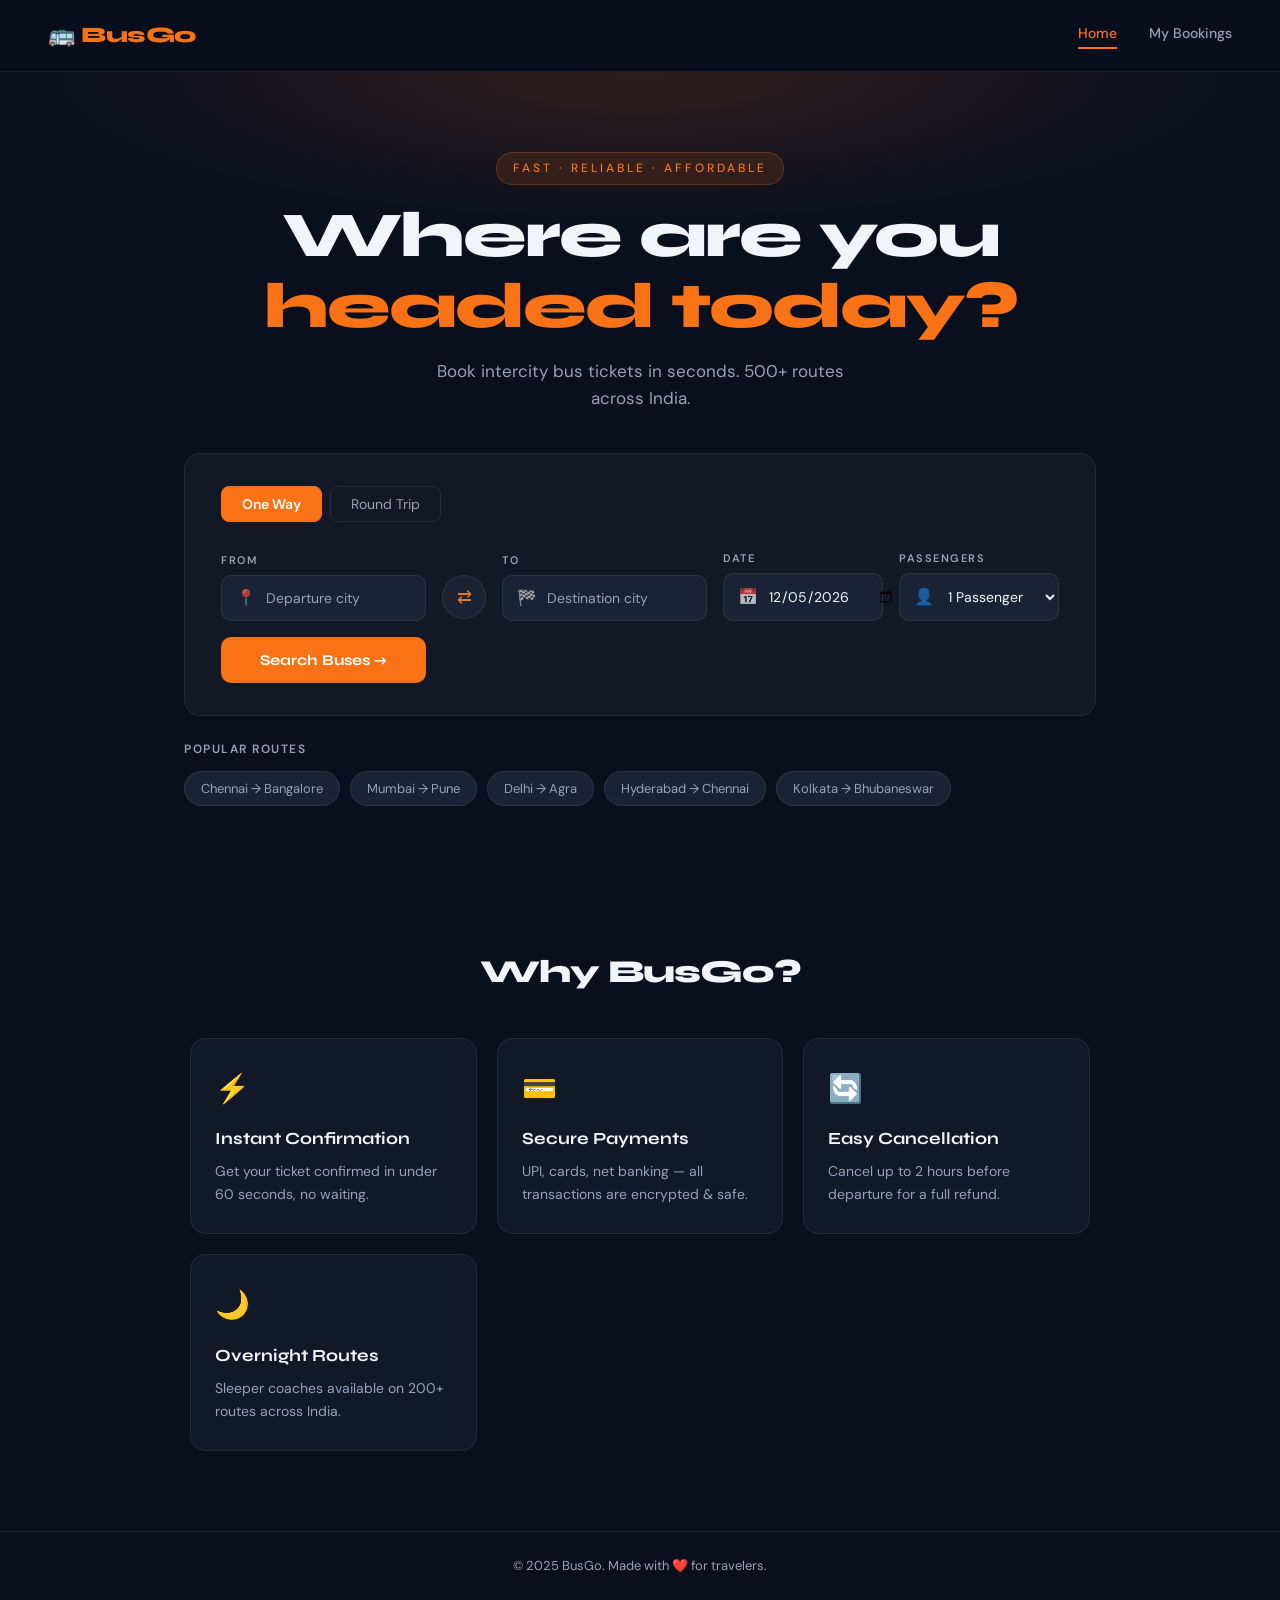
<file: bus-booking/index.html>
<!DOCTYPE html>
<html lang="en">
<head>
  <meta charset="UTF-8" />
  <meta name="viewport" content="width=device-width, initial-scale=1.0"/>
  <title>BusGo — Book Your Journey</title>
  <link rel="stylesheet" href="css/style.css" />
  <link rel="preconnect" href="https://fonts.googleapis.com">
  <link href="https://fonts.googleapis.com/css2?family=Syne:wght@400;600;700;800&family=DM+Sans:wght@300;400;500&display=swap" rel="stylesheet">
</head>
<body>

  <!-- NAV -->
  <nav class="navbar">
    <div class="logo">🚌 BusGo</div>
    <div class="nav-links">
      <a href="index.html" class="active">Home</a>
      <a href="pages/my-bookings.html">My Bookings</a>
    </div>
  </nav>

  <!-- HERO -->
  <section class="hero">
    <div class="hero-bg"></div>
    <div class="hero-content">
      <p class="hero-tag">Fast · Reliable · Affordable</p>
      <h1>Where are you<br/><span class="accent">headed today?</span></h1>
      <p class="hero-sub">Book intercity bus tickets in seconds. 500+ routes across India.</p>
    </div>
  </section>

  <!-- SEARCH BOX -->
  <section class="search-section">
    <div class="search-card glass">
      <div class="search-tabs">
        <button class="tab active" data-tab="oneway">One Way</button>
        <button class="tab" data-tab="roundtrip">Round Trip</button>
      </div>
      <form class="search-form" id="searchForm">
        <div class="field-group">
          <label>From</label>
          <div class="input-wrap">
            <span class="icon">📍</span>
            <input type="text" id="fromCity" placeholder="Departure city" list="cities" required autocomplete="off"/>
          </div>
        </div>

        <button type="button" class="swap-btn" id="swapBtn" title="Swap cities">⇄</button>

        <div class="field-group">
          <label>To</label>
          <div class="input-wrap">
            <span class="icon">🏁</span>
            <input type="text" id="toCity" placeholder="Destination city" list="cities" required autocomplete="off"/>
          </div>
        </div>

        <div class="field-group">
          <label>Date</label>
          <div class="input-wrap">
            <span class="icon">📅</span>
            <input type="date" id="travelDate" required/>
          </div>
        </div>

        <div class="field-group">
          <label>Passengers</label>
          <div class="input-wrap">
            <span class="icon">👤</span>
            <select id="passengers">
              <option value="1">1 Passenger</option>
              <option value="2">2 Passengers</option>
              <option value="3">3 Passengers</option>
              <option value="4">4 Passengers</option>
              <option value="5">5 Passengers</option>
            </select>
          </div>
        </div>

        <button type="submit" class="search-btn">Search Buses →</button>
      </form>
    </div>

    <!-- Popular Routes -->
    <div class="popular-routes">
      <p class="section-label">Popular Routes</p>
      <div class="route-chips">
        <button class="chip" data-from="Chennai" data-to="Bangalore">Chennai → Bangalore</button>
        <button class="chip" data-from="Mumbai" data-to="Pune">Mumbai → Pune</button>
        <button class="chip" data-from="Delhi" data-to="Agra">Delhi → Agra</button>
        <button class="chip" data-from="Hyderabad" data-to="Chennai">Hyderabad → Chennai</button>
        <button class="chip" data-from="Kolkata" data-to="Bhubaneswar">Kolkata → Bhubaneswar</button>
      </div>
    </div>
  </section>

  <!-- WHY BUSGO -->
  <section class="features">
    <h2>Why BusGo?</h2>
    <div class="features-grid">
      <div class="feature-card">
        <div class="feat-icon">⚡</div>
        <h3>Instant Confirmation</h3>
        <p>Get your ticket confirmed in under 60 seconds, no waiting.</p>
      </div>
      <div class="feature-card">
        <div class="feat-icon">💳</div>
        <h3>Secure Payments</h3>
        <p>UPI, cards, net banking — all transactions are encrypted & safe.</p>
      </div>
      <div class="feature-card">
        <div class="feat-icon">🔄</div>
        <h3>Easy Cancellation</h3>
        <p>Cancel up to 2 hours before departure for a full refund.</p>
      </div>
      <div class="feature-card">
        <div class="feat-icon">🌙</div>
        <h3>Overnight Routes</h3>
        <p>Sleeper coaches available on 200+ routes across India.</p>
      </div>
    </div>
  </section>

  <datalist id="cities">
    <option value="Chennai"/>
    <option value="Bangalore"/>
    <option value="Mumbai"/>
    <option value="Pune"/>
    <option value="Delhi"/>
    <option value="Agra"/>
    <option value="Hyderabad"/>
    <option value="Kolkata"/>
    <option value="Bhubaneswar"/>
    <option value="Jaipur"/>
    <option value="Ahmedabad"/>
    <option value="Surat"/>
    <option value="Kochi"/>
    <option value="Coimbatore"/>
    <option value="Madurai"/>
    <option value="Trichy"/>
    <option value="Vijayawada"/>
    <option value="Visakhapatnam"/>
    <option value="Nagpur"/>
    <option value="Indore"/>
  </datalist>

  <footer class="footer">
    <p>© 2025 BusGo. Made with ❤️ for travelers.</p>
  </footer>

  <script src="js/app.js"></script>
</body>
</html>
</file>
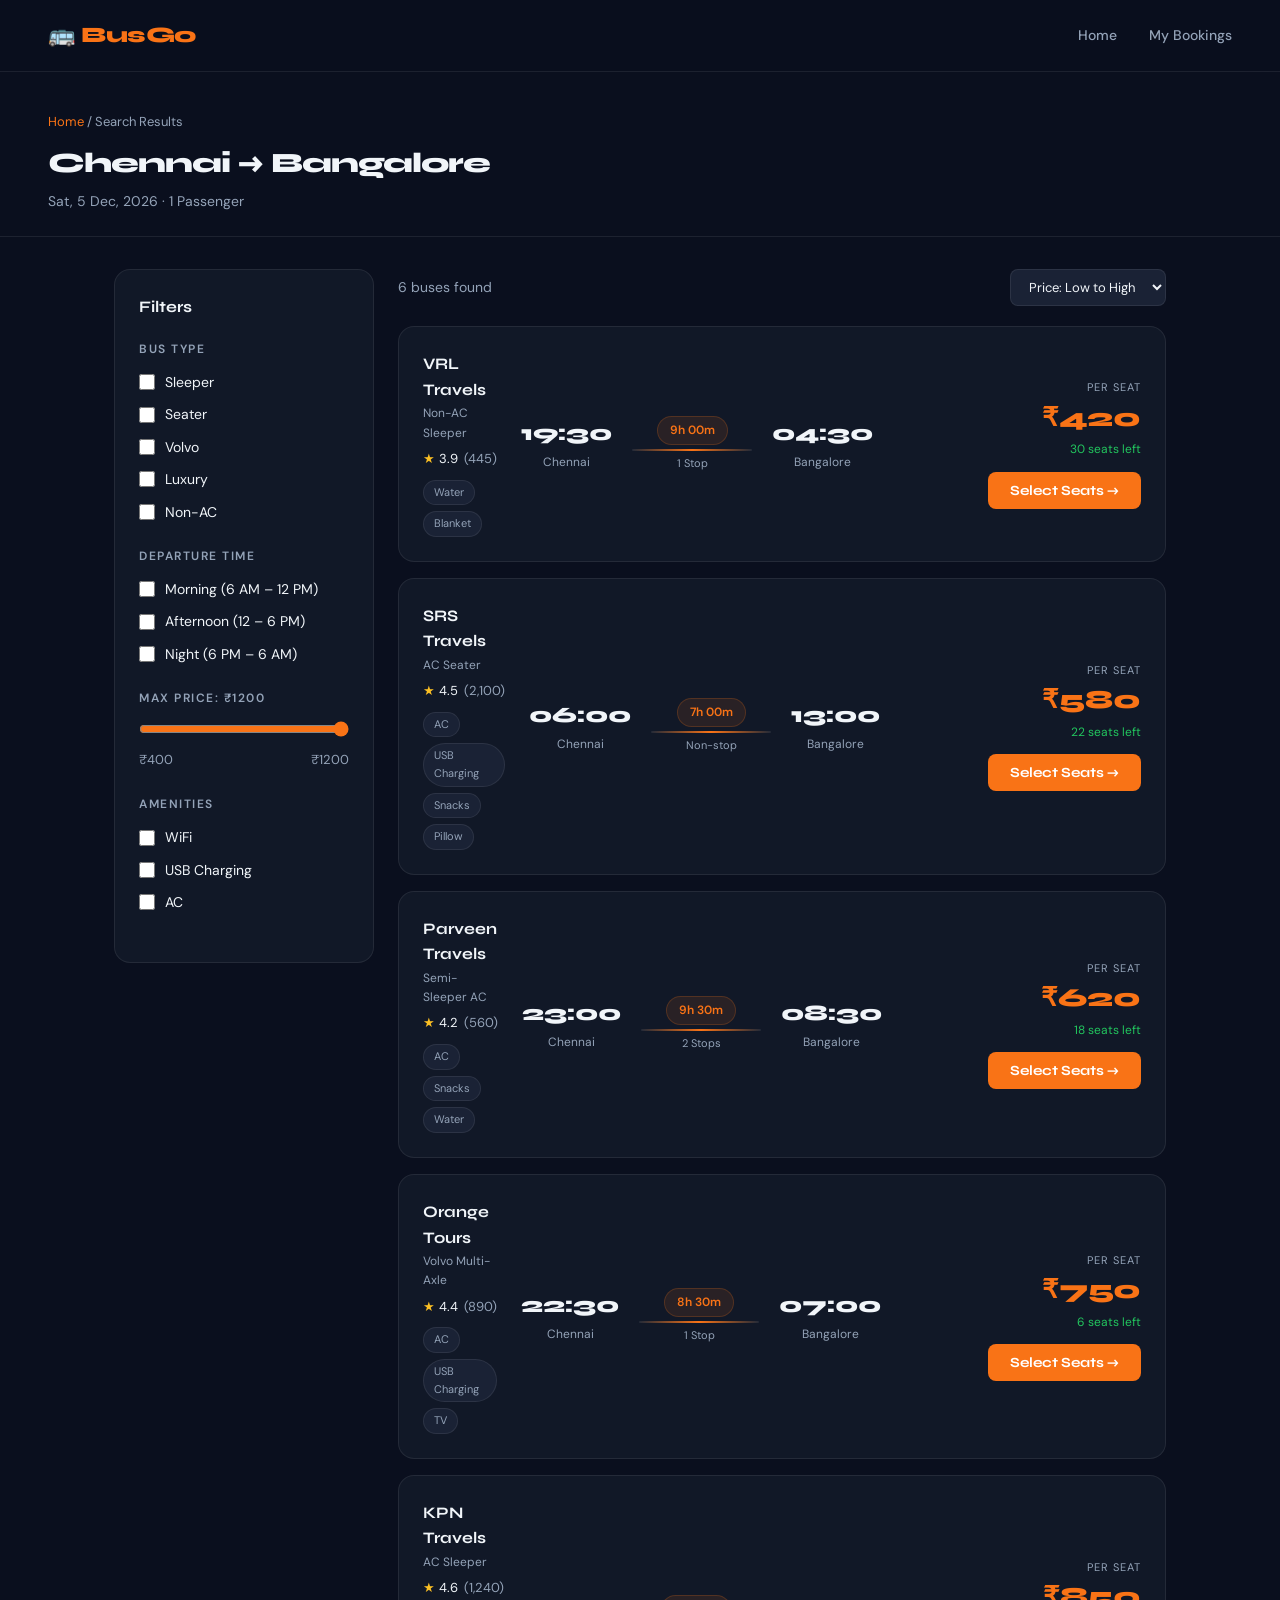
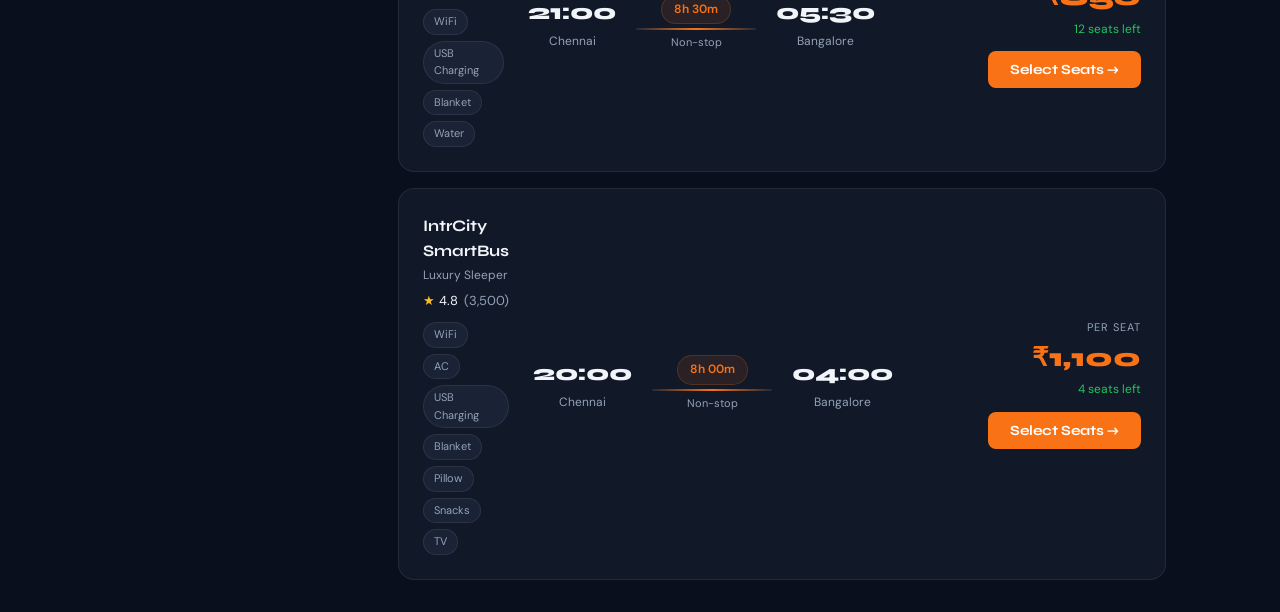
<file: bus-booking/pages/bus-list.html>
<!DOCTYPE html>
<html lang="en">
<head>
  <meta charset="UTF-8"/>
  <meta name="viewport" content="width=device-width, initial-scale=1.0"/>
  <title>Available Buses — BusGo</title>
  <link rel="stylesheet" href="../css/style.css"/>
  <link rel="preconnect" href="https://fonts.googleapis.com">
  <link href="https://fonts.googleapis.com/css2?family=Syne:wght@400;600;700;800&family=DM+Sans:wght@300;400;500&display=swap" rel="stylesheet">
</head>
<body>

  <nav class="navbar">
    <div class="logo"><a href="../index.html" style="text-decoration:none;color:inherit;">🚌 BusGo</a></div>
    <div class="nav-links">
      <a href="../index.html">Home</a>
      <a href="my-bookings.html">My Bookings</a>
    </div>
  </nav>

  <div class="page-header">
    <p class="breadcrumb"><a href="../index.html">Home</a> / Search Results</p>
    <h1 class="route-title" id="routeTitle">Loading...</h1>
    <p class="route-meta" id="routeMeta"></p>
  </div>

  <div class="results-layout">
    <!-- FILTERS -->
    <aside class="filters-panel">
      <h3>Filters</h3>

      <div class="filter-group">
        <h4>Bus Type</h4>
        <label class="filter-option"><input type="checkbox" value="Sleeper" onchange="applyFilters()"/> <span>Sleeper</span></label>
        <label class="filter-option"><input type="checkbox" value="Seater" onchange="applyFilters()"/> <span>Seater</span></label>
        <label class="filter-option"><input type="checkbox" value="Volvo" onchange="applyFilters()"/> <span>Volvo</span></label>
        <label class="filter-option"><input type="checkbox" value="Luxury" onchange="applyFilters()"/> <span>Luxury</span></label>
        <label class="filter-option"><input type="checkbox" value="Non-AC" onchange="applyFilters()"/> <span>Non-AC</span></label>
      </div>

      <div class="filter-group">
        <h4>Departure Time</h4>
        <label class="filter-option"><input type="checkbox" value="morning" onchange="applyFilters()"/> <span>Morning (6 AM – 12 PM)</span></label>
        <label class="filter-option"><input type="checkbox" value="afternoon" onchange="applyFilters()"/> <span>Afternoon (12 – 6 PM)</span></label>
        <label class="filter-option"><input type="checkbox" value="night" onchange="applyFilters()"/> <span>Night (6 PM – 6 AM)</span></label>
      </div>

      <div class="filter-group">
        <h4>Max Price: ₹<span id="priceVal">1200</span></h4>
        <div class="price-range">
          <input type="range" min="400" max="1200" value="1200" step="50" id="priceRange" oninput="updatePrice(this.value)"/>
          <div class="price-display"><span>₹400</span><span>₹1200</span></div>
        </div>
      </div>

      <div class="filter-group">
        <h4>Amenities</h4>
        <label class="filter-option"><input type="checkbox" value="WiFi" onchange="applyFilters()"/> <span>WiFi</span></label>
        <label class="filter-option"><input type="checkbox" value="USB" onchange="applyFilters()"/> <span>USB Charging</span></label>
        <label class="filter-option"><input type="checkbox" value="AC" onchange="applyFilters()"/> <span>AC</span></label>
      </div>
    </aside>

    <!-- BUS LIST -->
    <main>
      <div class="sort-bar">
        <p class="result-count" id="resultCount">Loading buses...</p>
        <select class="sort-select" id="sortSelect" onchange="applyFilters()">
          <option value="price_asc">Price: Low to High</option>
          <option value="price_desc">Price: High to Low</option>
          <option value="rating">Best Rated</option>
          <option value="departure">Departure Time</option>
        </select>
      </div>
      <div class="bus-list" id="busList"></div>
    </main>
  </div>

  <script src="../js/data.js"></script>
  <script>
    const params = new URLSearchParams(window.location.search);
    const FROM = params.get('from') || 'Chennai';
    const TO = params.get('to') || 'Bangalore';
    const DATE = params.get('date') || new Date().toISOString().split('T')[0];
    const PASSENGERS = parseInt(params.get('passengers') || '1');

    document.getElementById('routeTitle').textContent = `${FROM} → ${TO}`;
    document.getElementById('routeMeta').textContent = `${formatDate(DATE)} · ${PASSENGERS} Passenger${PASSENGERS > 1 ? 's' : ''}`;

    let maxPrice = 1200;

    function updatePrice(val) {
      maxPrice = parseInt(val);
      document.getElementById('priceVal').textContent = val;
      applyFilters();
    }

    function getTimePeriod(time) {
      const h = parseInt(time.split(':')[0]);
      if (h >= 6 && h < 12) return 'morning';
      if (h >= 12 && h < 18) return 'afternoon';
      return 'night';
    }

    function applyFilters() {
      const typeChecks = [...document.querySelectorAll('.filter-group:nth-child(1) input:checked')].map(i => i.value);
      const timeChecks = [...document.querySelectorAll('.filter-group:nth-child(2) input:checked')].map(i => i.value);
      const amenChecks = [...document.querySelectorAll('.filter-group:nth-child(4) input:checked')].map(i => i.value);
      const sort = document.getElementById('sortSelect').value;

      let buses = getBuses({ sort, maxPrice });

      if (typeChecks.length > 0) {
        buses = buses.filter(b => typeChecks.some(t => b.type.includes(t)));
      }
      if (timeChecks.length > 0) {
        buses = buses.filter(b => timeChecks.includes(getTimePeriod(b.departure)));
      }
      if (amenChecks.length > 0) {
        buses = buses.filter(b => amenChecks.every(a => b.amenities.some(am => am.includes(a))));
      }

      renderBuses(buses);
    }

    function renderBuses(buses) {
      const list = document.getElementById('busList');
      document.getElementById('resultCount').textContent = `${buses.length} buses found`;

      if (buses.length === 0) {
        list.innerHTML = `<div style="text-align:center;padding:60px;color:var(--muted);">
          <div style="font-size:48px;margin-bottom:16px;">🚌</div>
          <p style="font-size:18px;font-weight:600;margin-bottom:8px;">No buses found</p>
          <p>Try adjusting your filters</p>
        </div>`;
        return;
      }

      list.innerHTML = buses.map(bus => `
        <div class="bus-card" onclick="bookBus('${bus.id}')">
          <div>
            <div class="bus-operator">${bus.operator}</div>
            <div class="bus-type">${bus.type}</div>
            <div class="bus-rating">
              <span class="star">★</span> ${bus.rating} <span style="color:var(--muted);margin-left:2px;">(${bus.reviews.toLocaleString()})</span>
            </div>
            <div class="amenities">
              ${bus.amenities.map(a => `<span class="amenity">${a}</span>`).join('')}
            </div>
          </div>

          <div style="display:flex;align-items:center;gap:20px;">
            <div class="time-block">
              <div class="time">${bus.departure}</div>
              <div class="city-label">${FROM}</div>
            </div>
            <div class="journey-mid">
              <div class="duration-badge">${bus.duration}</div>
              <div class="journey-line"></div>
              <div class="stops-label">${bus.stops}</div>
            </div>
            <div class="time-block">
              <div class="time">${bus.arrival}</div>
              <div class="city-label">${TO}</div>
            </div>
          </div>

          <div></div>

          <div class="bus-price-block">
            <div class="price-label">Per Seat</div>
            <div class="price">₹${bus.price.toLocaleString()}</div>
            <div class="seats-left">${bus.seatsAvailable} seats left</div>
            <button class="book-btn" onclick="event.stopPropagation();bookBus('${bus.id}')">Select Seats →</button>
          </div>
        </div>
      `).join('');
    }

    function bookBus(busId) {
      const searchParams = new URLSearchParams({ from: FROM, to: TO, date: DATE, passengers: PASSENGERS, busId });
      window.location.href = `seat-selection.html?${searchParams}`;
    }

    applyFilters();
  </script>
</body>
</html>
</file>
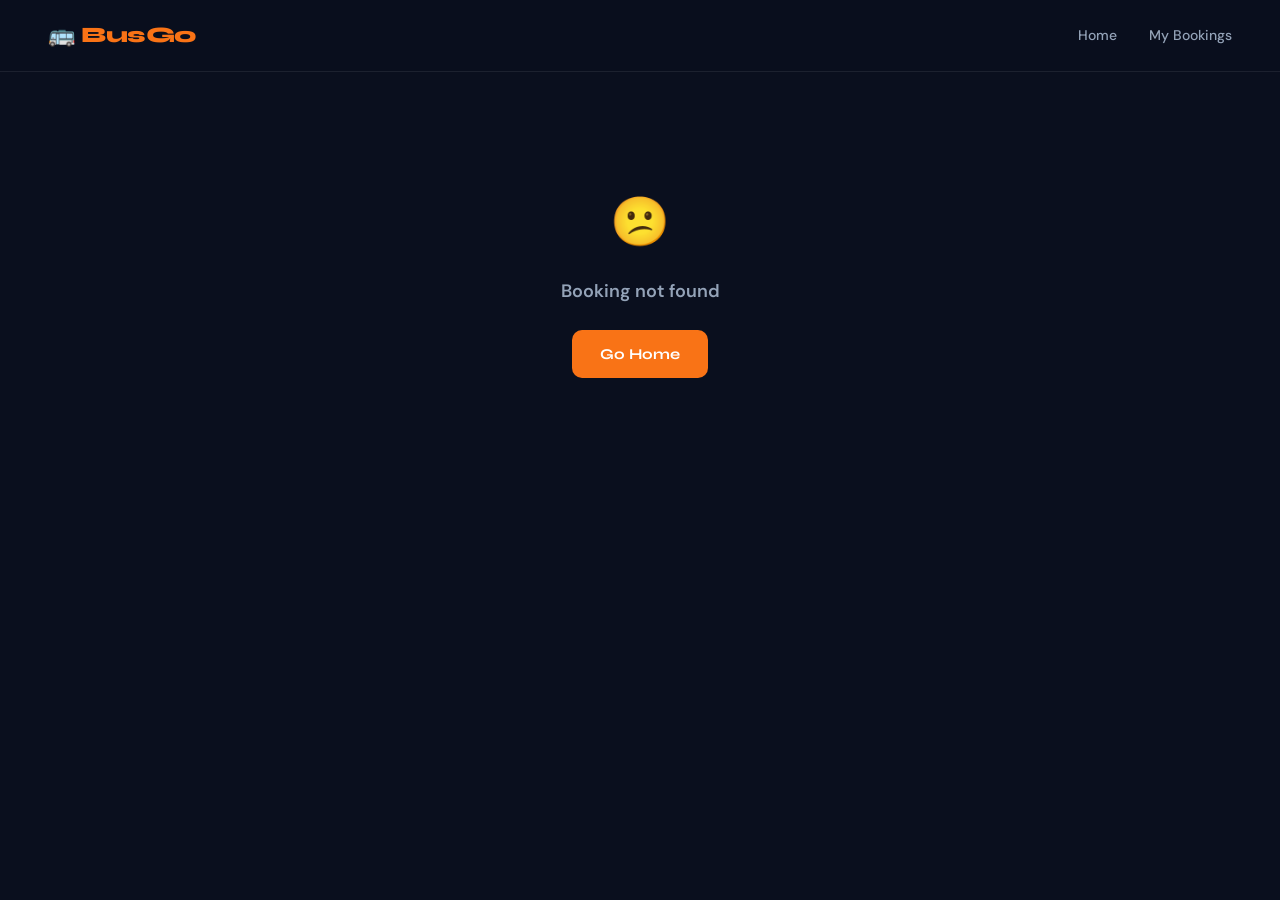
<file: bus-booking/pages/confirmation.html>
<!DOCTYPE html>
<html lang="en">
<head>
  <meta charset="UTF-8"/>
  <meta name="viewport" content="width=device-width, initial-scale=1.0"/>
  <title>Booking Confirmed — BusGo</title>
  <link rel="stylesheet" href="../css/style.css"/>
  <link rel="preconnect" href="https://fonts.googleapis.com">
  <link href="https://fonts.googleapis.com/css2?family=Syne:wght@400;600;700;800&family=DM+Sans:wght@300;400;500&display=swap" rel="stylesheet">
</head>
<body>

  <nav class="navbar">
    <div class="logo"><a href="../index.html" style="text-decoration:none;color:inherit;">🚌 BusGo</a></div>
    <div class="nav-links">
      <a href="../index.html">Home</a>
      <a href="my-bookings.html">My Bookings</a>
    </div>
  </nav>

  <div class="confirm-page">
    <!-- Steps -->
    <div class="booking-steps" style="margin-bottom:32px;">
      <div class="step done">1. Search</div>
      <div class="step done">2. Select Seats</div>
      <div class="step done">3. Passenger Info</div>
      <div class="step active">4. Confirmed ✓</div>
    </div>

    <!-- Success Banner -->
    <div style="text-align:center;margin-bottom:32px;">
      <div style="font-size:56px;margin-bottom:12px;animation:fadeUp 0.5s ease both;">🎉</div>
      <h1 style="font-family:var(--font-head);font-size:28px;font-weight:800;letter-spacing:-1px;animation:fadeUp 0.5s 0.1s ease both;">Booking Confirmed!</h1>
      <p style="color:var(--muted);margin-top:8px;animation:fadeUp 0.5s 0.2s ease both;">Your ticket has been booked. Have a safe journey!</p>
    </div>

    <!-- Ticket Card -->
    <div class="ticket-card" id="ticketCard">
      <div class="ticket-header">
        <div>
          <h2>BusGo Ticket</h2>
          <p class="ticket-pnr" id="ticketPNR">PNR: Loading...</p>
        </div>
        <div class="ticket-qr">🎫</div>
      </div>
      <div class="ticket-body">
        <div class="ticket-route" id="ticketRoute">
          <!-- filled by JS -->
        </div>
        <hr class="ticket-divider"/>
        <div class="ticket-details" id="ticketDetails">
          <!-- filled by JS -->
        </div>
      </div>
      <div class="ticket-footer">
        <div>
          <div style="font-size:11px;letter-spacing:1.5px;text-transform:uppercase;color:var(--muted);">Total Paid</div>
          <div class="total-fare" id="totalFare">₹0</div>
        </div>
        <div class="status-badge" id="statusBadge">✓ Confirmed</div>
      </div>
    </div>

    <!-- Passenger Table -->
    <div style="background:var(--surface);border:1px solid var(--border);border-radius:var(--radius);padding:24px;margin-bottom:24px;" id="passengerTable">
      <h3 style="font-family:var(--font-head);font-size:16px;margin-bottom:16px;">Passenger Details</h3>
      <table style="width:100%;border-collapse:collapse;" id="paxTable">
        <thead>
          <tr style="border-bottom:1px solid var(--border);">
            <th style="text-align:left;padding:8px;font-size:11px;letter-spacing:1.5px;text-transform:uppercase;color:var(--muted);">Name</th>
            <th style="text-align:left;padding:8px;font-size:11px;letter-spacing:1.5px;text-transform:uppercase;color:var(--muted);">Age</th>
            <th style="text-align:left;padding:8px;font-size:11px;letter-spacing:1.5px;text-transform:uppercase;color:var(--muted);">Gender</th>
            <th style="text-align:left;padding:8px;font-size:11px;letter-spacing:1.5px;text-transform:uppercase;color:var(--muted);">Seat</th>
          </tr>
        </thead>
        <tbody id="paxBody"></tbody>
      </table>
    </div>

    <!-- Actions -->
    <div class="confirm-actions">
      <a href="../index.html" class="btn-outline">← Book Another</a>
      <a href="my-bookings.html" class="btn-primary">View My Bookings →</a>
    </div>
  </div>

  <script src="../js/data.js"></script>
  <script>
    const params = new URLSearchParams(window.location.search);
    const PNR = params.get('pnr');

    const bookings = BookingStore.getAll();
    const booking = bookings.find(b => b.pnr === PNR);

    if (!booking) {
      document.querySelector('.confirm-page').innerHTML = `
        <div style="text-align:center;padding:80px;color:var(--muted);">
          <div style="font-size:48px;margin-bottom:16px;">😕</div>
          <p style="font-size:18px;font-weight:600;margin-bottom:8px;">Booking not found</p>
          <a href="../index.html" class="btn-primary" style="display:inline-block;margin-top:16px;padding:12px 28px;text-decoration:none;">Go Home</a>
        </div>`;
    } else {
      document.getElementById('ticketPNR').textContent = `PNR: ${booking.pnr}`;

      document.getElementById('ticketRoute').innerHTML = `
        <div class="time-block">
          <div class="ticket-city">${booking.from}</div>
          <div class="ticket-time">${booking.departure}</div>
        </div>
        <div style="flex:1;text-align:center;">
          <div style="font-size:12px;color:var(--muted);margin-bottom:4px;">${booking.duration}</div>
          <div style="height:2px;background:linear-gradient(to right,var(--border),var(--accent),var(--border));border-radius:2px;"></div>
        </div>
        <div class="time-block" style="text-align:right;">
          <div class="ticket-city">${booking.to}</div>
          <div class="ticket-time">${booking.arrival}</div>
        </div>`;

      document.getElementById('ticketDetails').innerHTML = `
        <div class="detail-item">
          <label>Date</label>
          <span>${formatDate(booking.date)}</span>
        </div>
        <div class="detail-item">
          <label>Operator</label>
          <span>${booking.operator}</span>
        </div>
        <div class="detail-item">
          <label>Bus Type</label>
          <span>${booking.busType}</span>
        </div>
        <div class="detail-item">
          <label>Seats</label>
          <span>${booking.seats.join(', ')}</span>
        </div>
        <div class="detail-item">
          <label>Passengers</label>
          <span>${booking.passengers.length}</span>
        </div>
        <div class="detail-item">
          <label>Booked On</label>
          <span>${new Date(booking.bookedOn).toLocaleDateString('en-IN')}</span>
        </div>`;

      document.getElementById('totalFare').textContent = `₹${booking.total.toLocaleString()}`;

      if (booking.status === 'Cancelled') {
        const badge = document.getElementById('statusBadge');
        badge.textContent = '✗ Cancelled';
        badge.style.background = 'rgba(239,68,68,0.15)';
        badge.style.color = 'var(--danger)';
        badge.style.borderColor = 'rgba(239,68,68,0.3)';
      }

      const paxBody = document.getElementById('paxBody');
      paxBody.innerHTML = booking.passengers.map(p => `
        <tr style="border-bottom:1px solid var(--border);">
          <td style="padding:10px 8px;font-size:14px;">${p.name}</td>
          <td style="padding:10px 8px;font-size:14px;">${p.age}</td>
          <td style="padding:10px 8px;font-size:14px;">${p.gender}</td>
          <td style="padding:10px 8px;font-size:14px;color:var(--accent);font-weight:600;">Seat ${p.seat}</td>
        </tr>`).join('');
    }
  </script>
</body>
</html>
</file>
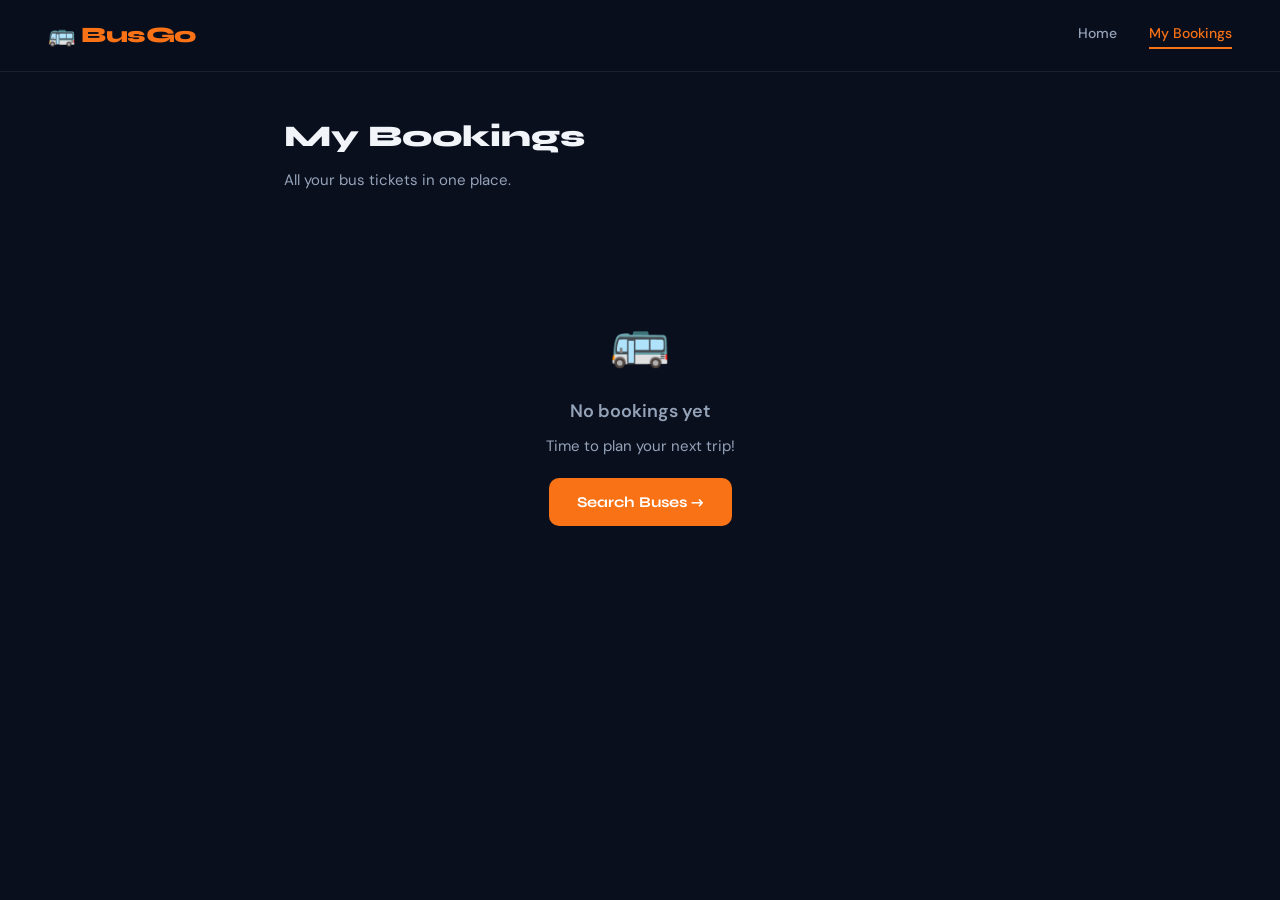
<file: bus-booking/pages/my-bookings.html>
<!DOCTYPE html>
<html lang="en">
<head>
  <meta charset="UTF-8"/>
  <meta name="viewport" content="width=device-width, initial-scale=1.0"/>
  <title>My Bookings — BusGo</title>
  <link rel="stylesheet" href="../css/style.css"/>
  <link rel="preconnect" href="https://fonts.googleapis.com">
  <link href="https://fonts.googleapis.com/css2?family=Syne:wght@400;600;700;800&family=DM+Sans:wght@300;400;500&display=swap" rel="stylesheet">
</head>
<body>

  <nav class="navbar">
    <div class="logo"><a href="../index.html" style="text-decoration:none;color:inherit;">🚌 BusGo</a></div>
    <div class="nav-links">
      <a href="../index.html">Home</a>
      <a href="my-bookings.html" class="active">My Bookings</a>
    </div>
  </nav>

  <div class="bookings-page">
    <h1>My Bookings</h1>
    <p class="sub">All your bus tickets in one place.</p>

    <div id="bookingsList"></div>
  </div>

  <script src="../js/data.js"></script>
  <script>
    function renderBookings() {
      const bookings = BookingStore.getAll();
      const container = document.getElementById('bookingsList');

      if (bookings.length === 0) {
        container.innerHTML = `
          <div class="empty-bookings">
            <div class="icon">🚌</div>
            <p style="font-size:18px;font-weight:600;margin-bottom:8px;">No bookings yet</p>
            <p>Time to plan your next trip!</p>
            <a href="../index.html" style="display:inline-block;margin-top:20px;background:var(--accent);color:#fff;padding:12px 28px;border-radius:10px;text-decoration:none;font-family:var(--font-head);font-weight:700;">Search Buses →</a>
          </div>`;
        return;
      }

      container.innerHTML = bookings.map(b => `
        <div class="booking-item">
          <div>
            <div class="booking-route">${b.from} → ${b.to}</div>
            <div class="booking-meta">${formatDate(b.date)} · ${b.operator} · ${b.busType}</div>
            <div class="booking-meta">Seats: ${b.seats.join(', ')} · Dep: ${b.departure} → Arr: ${b.arrival}</div>
            <div class="booking-pnr">PNR: ${b.pnr}</div>
          </div>
          <div style="text-align:right;">
            <div class="booking-fare">₹${b.total.toLocaleString()}</div>
            <div class="booking-status ${b.status === 'Confirmed' ? 'status-confirmed' : 'status-cancelled'}">
              ${b.status === 'Confirmed' ? '✓ Confirmed' : '✗ Cancelled'}
            </div>
            ${b.status === 'Confirmed' ? `
              <button class="cancel-btn" onclick="cancelBooking('${b.pnr}')">Cancel Booking</button>
            ` : ''}
            <a href="confirmation.html?pnr=${b.pnr}" style="display:block;margin-top:6px;font-size:12px;color:var(--accent);text-decoration:none;">View Ticket →</a>
          </div>
        </div>
      `).join('');
    }

    function cancelBooking(pnr) {
      if (confirm('Are you sure you want to cancel this booking? A full refund will be processed.')) {
        BookingStore.cancel(pnr);
        renderBookings();
      }
    }

    renderBookings();
  </script>
</body>
</html>
</file>
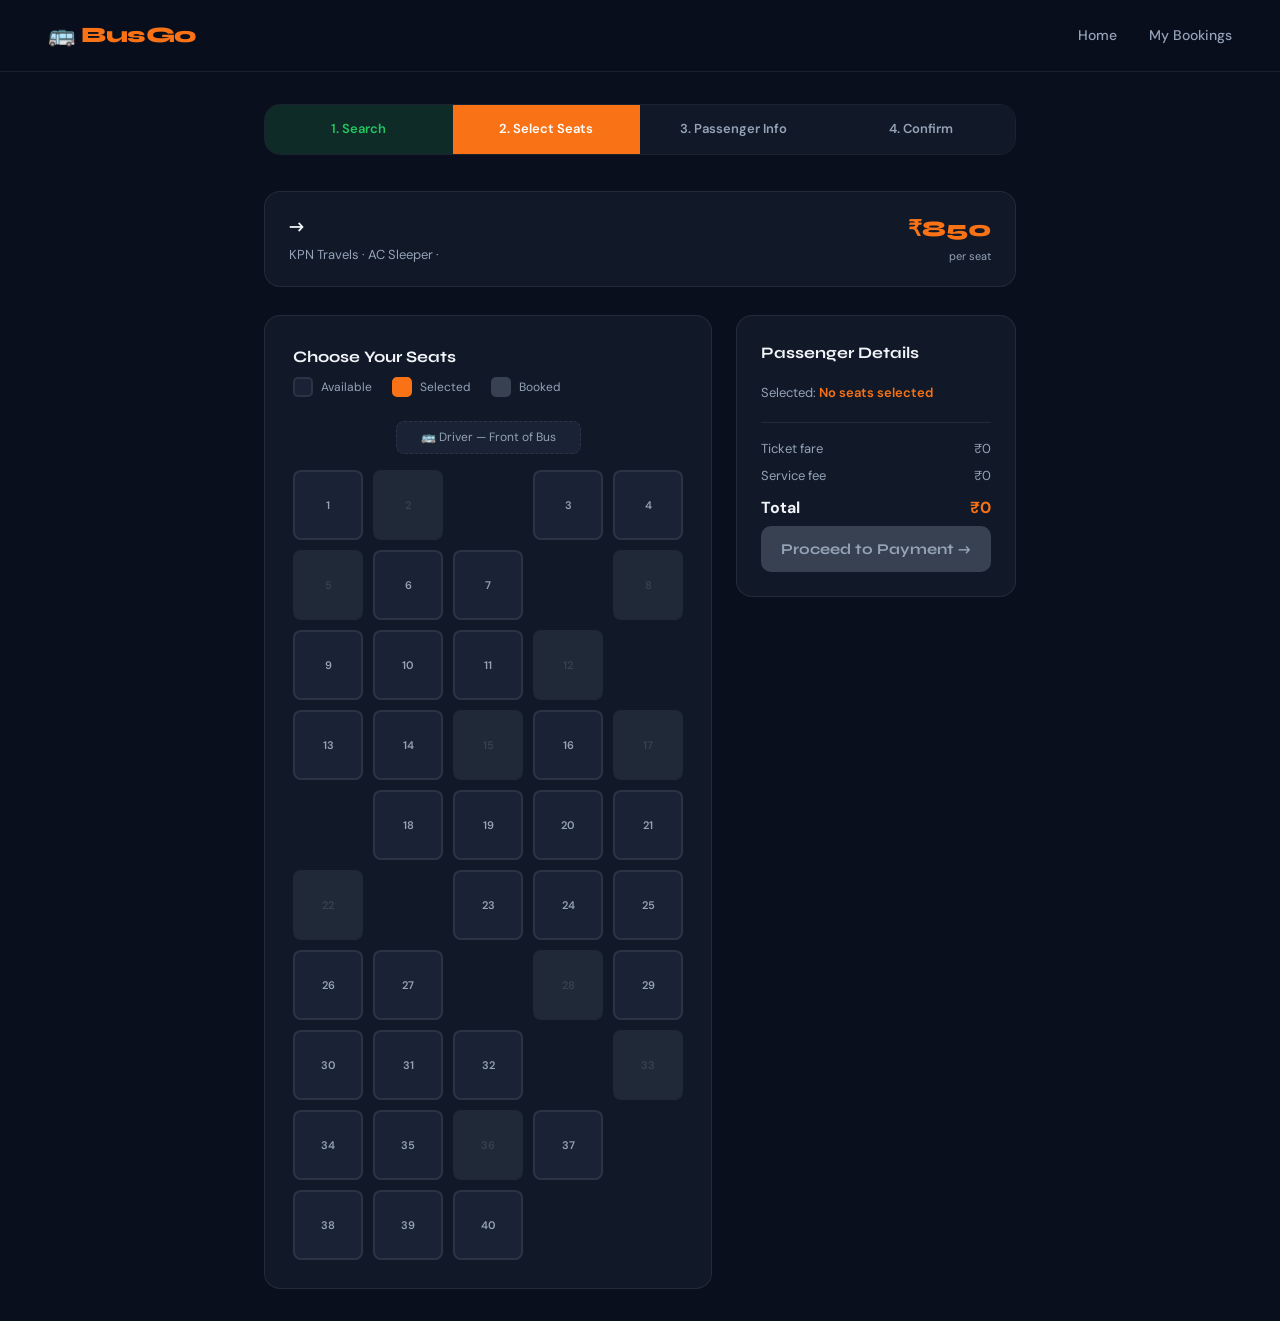
<file: bus-booking/pages/seat-selection.html>
<!DOCTYPE html>
<html lang="en">
<head>
  <meta charset="UTF-8"/>
  <meta name="viewport" content="width=device-width, initial-scale=1.0"/>
  <title>Select Seats — BusGo</title>
  <link rel="stylesheet" href="../css/style.css"/>
  <link rel="preconnect" href="https://fonts.googleapis.com">
  <link href="https://fonts.googleapis.com/css2?family=Syne:wght@400;600;700;800&family=DM+Sans:wght@300;400;500&display=swap" rel="stylesheet">
</head>
<body>

  <nav class="navbar">
    <div class="logo"><a href="../index.html" style="text-decoration:none;color:inherit;">🚌 BusGo</a></div>
    <div class="nav-links">
      <a href="../index.html">Home</a>
      <a href="my-bookings.html">My Bookings</a>
    </div>
  </nav>

  <div class="seat-page">
    <!-- Steps -->
    <div class="booking-steps">
      <div class="step done">1. Search</div>
      <div class="step active">2. Select Seats</div>
      <div class="step">3. Passenger Info</div>
      <div class="step">4. Confirm</div>
    </div>

    <!-- Summary Bar -->
    <div class="bus-summary-bar">
      <div>
        <div class="summary-route" id="summaryRoute">Loading...</div>
        <div class="summary-meta" id="summaryMeta"></div>
      </div>
      <div style="text-align:right;">
        <div class="summary-price" id="summaryPrice">₹0</div>
        <div class="price-note">per seat</div>
      </div>
    </div>

    <div class="seat-layout-wrap">
      <!-- Seat Layout -->
      <div class="seat-layout-card">
        <h3>Choose Your Seats</h3>
        <div class="seat-legend">
          <div class="legend-item"><div class="legend-box available"></div> Available</div>
          <div class="legend-item"><div class="legend-box selected"></div> Selected</div>
          <div class="legend-item"><div class="legend-box booked"></div> Booked</div>
        </div>
        <div class="bus-front">
          <span class="bus-front-label">🚌 Driver — Front of Bus</span>
        </div>
        <div class="seat-grid" id="seatGrid"></div>
      </div>

      <!-- Passenger Form -->
      <div class="passenger-form-panel">
        <h3>Passenger Details</h3>
        <div class="selected-seats-info">
          Selected: <span id="selectedSeatsInfo">No seats selected</span>
        </div>
        <div id="passengerForms"></div>
        <div style="border-top:1px solid var(--border);padding-top:16px;margin-top:16px;">
          <div style="display:flex;justify-content:space-between;margin-bottom:6px;font-size:13px;color:var(--muted);">
            <span>Ticket fare</span><span id="fareBreakdown">₹0</span>
          </div>
          <div style="display:flex;justify-content:space-between;margin-bottom:6px;font-size:13px;color:var(--muted);">
            <span>Service fee</span><span id="serviceFee">₹0</span>
          </div>
          <div style="display:flex;justify-content:space-between;font-size:16px;font-weight:700;margin-top:8px;">
            <span>Total</span><span id="totalFare" style="color:var(--accent);">₹0</span>
          </div>
        </div>
        <button class="proceed-btn" id="proceedBtn" disabled onclick="proceedToConfirm()">
          Proceed to Payment →
        </button>
      </div>
    </div>
  </div>

  <script src="../js/data.js"></script>
  <script>
    const params = new URLSearchParams(window.location.search);
    const FROM = params.get('from') || '';
    const TO = params.get('to') || '';
    const DATE = params.get('date') || '';
    const PASSENGERS = parseInt(params.get('passengers') || '1');
    const BUS_ID = params.get('busId') || 'BG101';

    const bus = getBusById(BUS_ID);
    if (!bus) { alert('Bus not found!'); history.back(); }

    document.getElementById('summaryRoute').textContent = `${FROM} → ${TO}`;
    document.getElementById('summaryMeta').textContent = `${bus.operator} · ${bus.type} · ${formatDate(DATE)}`;
    document.getElementById('summaryPrice').textContent = `₹${bus.price.toLocaleString()}`;

    let selectedSeats = [];

    function buildSeatGrid() {
      const grid = document.getElementById('seatGrid');
      const totalSeats = 40;
      let html = '';

      for (let i = 1; i <= totalSeats; i++) {
        const col = ((i - 1) % 5) + 1;
        const isBooked = bus.bookedSeats.includes(i);
        const isAisle = col === 3;
        const isSelected = selectedSeats.includes(i);

        if (isAisle) {
          html += `<div class="seat aisle-gap"></div>`;
        }

        html += `<div class="seat ${isBooked ? 'booked' : ''} ${isSelected ? 'selected' : ''}" 
                  data-seat="${i}" onclick="toggleSeat(${i}, ${isBooked})">
                  ${i}
                </div>`;
      }
      grid.innerHTML = html;
    }

    function toggleSeat(seatNum, isBooked) {
      if (isBooked) return;

      const idx = selectedSeats.indexOf(seatNum);
      if (idx !== -1) {
        selectedSeats.splice(idx, 1);
      } else {
        if (selectedSeats.length >= PASSENGERS) {
          alert(`You can only select ${PASSENGERS} seat${PASSENGERS > 1 ? 's' : ''}.`);
          return;
        }
        selectedSeats.push(seatNum);
      }

      buildSeatGrid();
      updateSeatInfo();
      buildPassengerForms();
    }

    function updateSeatInfo() {
      const info = document.getElementById('selectedSeatsInfo');
      const fare = selectedSeats.length * bus.price;
      const fee = Math.round(fare * 0.05);
      const total = fare + fee;

      info.textContent = selectedSeats.length > 0
        ? `Seats ${selectedSeats.sort((a,b)=>a-b).join(', ')} (${selectedSeats.length} of ${PASSENGERS})`
        : 'No seats selected';

      document.getElementById('fareBreakdown').textContent = `₹${fare.toLocaleString()}`;
      document.getElementById('serviceFee').textContent = `₹${fee.toLocaleString()}`;
      document.getElementById('totalFare').textContent = `₹${total.toLocaleString()}`;

      const allFilled = checkFormsFilled();
      document.getElementById('proceedBtn').disabled = selectedSeats.length !== PASSENGERS || !allFilled;
    }

    function buildPassengerForms() {
      const container = document.getElementById('passengerForms');
      if (selectedSeats.length === 0) { container.innerHTML = ''; return; }

      container.innerHTML = selectedSeats.sort((a,b)=>a-b).map((seat, i) => `
        <div style="background:var(--surface2);border:1px solid var(--border);border-radius:10px;padding:14px;margin-bottom:12px;">
          <div style="font-size:12px;font-weight:600;color:var(--accent);margin-bottom:10px;letter-spacing:1px;">SEAT ${seat} — PASSENGER ${i + 1}</div>
          <div class="form-field">
            <label>Name</label>
            <input type="text" id="name_${seat}" placeholder="Full name" oninput="updateSeatInfo()" required/>
          </div>
          <div class="form-field">
            <label>Age</label>
            <input type="number" id="age_${seat}" placeholder="Age" min="1" max="100" oninput="updateSeatInfo()" required/>
          </div>
          <div class="form-field">
            <label>Gender</label>
            <select id="gender_${seat}" onchange="updateSeatInfo()">
              <option value="">Select</option>
              <option>Male</option>
              <option>Female</option>
              <option>Other</option>
            </select>
          </div>
        </div>
      `).join('');
    }

    function checkFormsFilled() {
      return selectedSeats.every(seat => {
        const name = document.getElementById(`name_${seat}`)?.value.trim();
        const age = document.getElementById(`age_${seat}`)?.value.trim();
        const gender = document.getElementById(`gender_${seat}`)?.value;
        return name && age && gender;
      });
    }

    function proceedToConfirm() {
      if (selectedSeats.length !== PASSENGERS) return;
      if (!checkFormsFilled()) { alert('Please fill all passenger details.'); return; }

      const passengers = selectedSeats.map(seat => ({
        seat,
        name: document.getElementById(`name_${seat}`).value.trim(),
        age: document.getElementById(`age_${seat}`).value.trim(),
        gender: document.getElementById(`gender_${seat}`).value
      }));

      const booking = {
        pnr: generatePNR(),
        busId: BUS_ID,
        operator: bus.operator,
        busType: bus.type,
        from: FROM, to: TO, date: DATE,
        departure: bus.departure, arrival: bus.arrival,
        duration: bus.duration,
        seats: selectedSeats,
        passengers,
        fare: selectedSeats.length * bus.price,
        serviceFee: Math.round(selectedSeats.length * bus.price * 0.05),
        total: selectedSeats.length * bus.price + Math.round(selectedSeats.length * bus.price * 0.05),
        status: 'Confirmed',
        bookedOn: new Date().toISOString()
      };

      BookingStore.add(booking);
      window.location.href = `confirmation.html?pnr=${booking.pnr}`;
    }

    buildSeatGrid();
    buildPassengerForms();
  </script>
</body>
</html>
</file>
<file: bus-booking/css/style.css>
/* ============================================================
   BusGo — Global Styles
   ============================================================ */

:root {
  --bg: #0a0f1e;
  --surface: #111827;
  --surface2: #1a2235;
  --border: rgba(255,255,255,0.08);
  --accent: #f97316;
  --accent2: #fb923c;
  --text: #f1f5f9;
  --muted: #94a3b8;
  --success: #22c55e;
  --danger: #ef4444;
  --radius: 16px;
  --radius-sm: 10px;
  --shadow: 0 25px 60px rgba(0,0,0,0.5);
  --font-head: 'Syne', sans-serif;
  --font-body: 'DM Sans', sans-serif;
}

*, *::before, *::after { box-sizing: border-box; margin: 0; padding: 0; }

html { scroll-behavior: smooth; }

body {
  background: var(--bg);
  color: var(--text);
  font-family: var(--font-body);
  font-size: 15px;
  line-height: 1.6;
  min-height: 100vh;
}

/* ---- NAV ---- */
.navbar {
  position: sticky; top: 0; z-index: 100;
  display: flex; align-items: center; justify-content: space-between;
  padding: 18px 48px;
  background: rgba(10,15,30,0.85);
  backdrop-filter: blur(20px);
  border-bottom: 1px solid var(--border);
}
.logo {
  font-family: var(--font-head);
  font-size: 22px; font-weight: 800;
  color: var(--accent);
  letter-spacing: -0.5px;
}
.nav-links { display: flex; gap: 32px; }
.nav-links a {
  color: var(--muted); text-decoration: none;
  font-size: 14px; font-weight: 500;
  transition: color 0.2s;
}
.nav-links a:hover, .nav-links a.active { color: var(--text); }
.nav-links a.active {
  color: var(--accent);
  border-bottom: 2px solid var(--accent);
  padding-bottom: 2px;
}

/* ---- HERO ---- */
.hero {
  position: relative; overflow: hidden;
  padding: 80px 48px 40px;
  text-align: center;
}
.hero-bg {
  position: absolute; inset: 0; z-index: 0;
  background: radial-gradient(ellipse 70% 60% at 50% 0%, rgba(249,115,22,0.15) 0%, transparent 70%);
}
.hero-content { position: relative; z-index: 1; }
.hero-tag {
  display: inline-block; margin-bottom: 16px;
  font-size: 12px; font-weight: 500; letter-spacing: 3px;
  text-transform: uppercase; color: var(--accent);
  background: rgba(249,115,22,0.12);
  padding: 6px 16px; border-radius: 999px;
  border: 1px solid rgba(249,115,22,0.25);
}
.hero h1 {
  font-family: var(--font-head);
  font-size: clamp(38px, 5vw, 64px);
  font-weight: 800; line-height: 1.1;
  letter-spacing: -2px;
}
.hero h1 .accent { color: var(--accent); }
.hero-sub {
  margin-top: 16px; color: var(--muted);
  font-size: 17px; max-width: 420px; margin-inline: auto;
}

/* ---- SEARCH ---- */
.search-section {
  max-width: 960px; margin: 0 auto;
  padding: 0 24px 80px;
}
.glass {
  background: rgba(255,255,255,0.04);
  border: 1px solid var(--border);
  backdrop-filter: blur(12px);
  border-radius: var(--radius);
}
.search-card { padding: 32px 36px; }

.search-tabs {
  display: flex; gap: 8px; margin-bottom: 28px;
}
.tab {
  background: none; border: 1px solid var(--border);
  color: var(--muted); padding: 8px 20px; border-radius: 8px;
  cursor: pointer; font-family: var(--font-body); font-size: 14px;
  transition: all 0.2s;
}
.tab.active, .tab:hover {
  background: var(--accent); border-color: var(--accent);
  color: #fff; font-weight: 600;
}

.search-form {
  display: grid;
  grid-template-columns: 1fr auto 1fr 160px 160px;
  align-items: end; gap: 16px;
}
.field-group { display: flex; flex-direction: column; gap: 6px; }
.field-group label {
  font-size: 11px; font-weight: 600; letter-spacing: 1.5px;
  text-transform: uppercase; color: var(--muted);
}
.input-wrap {
  position: relative; display: flex; align-items: center;
  background: var(--surface2);
  border: 1px solid var(--border);
  border-radius: var(--radius-sm);
  transition: border-color 0.2s;
}
.input-wrap:focus-within { border-color: var(--accent); }
.input-wrap .icon { padding: 0 10px 0 14px; font-size: 16px; opacity: 0.7; }
.input-wrap input,
.input-wrap select {
  background: none; border: none; outline: none;
  color: var(--text); font-family: var(--font-body);
  font-size: 14px; padding: 13px 14px 13px 0;
  width: 100%;
}
.input-wrap select { cursor: pointer; }
.input-wrap input::placeholder { color: var(--muted); }

.swap-btn {
  background: var(--surface2); border: 1px solid var(--border);
  color: var(--accent); width: 44px; height: 44px;
  border-radius: 50%; font-size: 18px; cursor: pointer;
  display: flex; align-items: center; justify-content: center;
  margin-bottom: 2px; transition: all 0.2s; flex-shrink: 0;
}
.swap-btn:hover { background: var(--accent); color: #fff; transform: rotate(180deg); }

.search-btn {
  background: var(--accent); color: #fff;
  border: none; padding: 14px 28px;
  border-radius: var(--radius-sm); font-family: var(--font-head);
  font-size: 15px; font-weight: 700; cursor: pointer;
  transition: all 0.2s; white-space: nowrap;
}
.search-btn:hover { background: var(--accent2); transform: translateY(-2px); box-shadow: 0 8px 24px rgba(249,115,22,0.35); }

/* Popular Routes */
.popular-routes { margin-top: 24px; }
.section-label { font-size: 12px; font-weight: 600; letter-spacing: 1.5px; text-transform: uppercase; color: var(--muted); margin-bottom: 12px; }
.route-chips { display: flex; flex-wrap: wrap; gap: 10px; }
.chip {
  background: var(--surface2); border: 1px solid var(--border);
  color: var(--muted); padding: 8px 16px; border-radius: 999px;
  font-family: var(--font-body); font-size: 13px; cursor: pointer;
  transition: all 0.2s;
}
.chip:hover { border-color: var(--accent); color: var(--accent); background: rgba(249,115,22,0.08); }

/* ---- FEATURES ---- */
.features {
  padding: 60px 48px 80px;
  text-align: center;
}
.features h2 {
  font-family: var(--font-head); font-size: 32px; font-weight: 800;
  margin-bottom: 40px; letter-spacing: -1px;
}
.features-grid {
  display: grid; grid-template-columns: repeat(auto-fit, minmax(220px, 1fr));
  gap: 20px; max-width: 900px; margin: 0 auto;
}
.feature-card {
  background: var(--surface); border: 1px solid var(--border);
  border-radius: var(--radius); padding: 28px 24px; text-align: left;
  transition: all 0.3s;
}
.feature-card:hover { border-color: var(--accent); transform: translateY(-4px); }
.feat-icon { font-size: 28px; margin-bottom: 14px; }
.feature-card h3 { font-family: var(--font-head); font-size: 17px; font-weight: 700; margin-bottom: 8px; }
.feature-card p { color: var(--muted); font-size: 14px; }

/* ---- FOOTER ---- */
.footer { text-align: center; padding: 24px; color: var(--muted); font-size: 13px; border-top: 1px solid var(--border); }

/* ---- BUS LIST PAGE ---- */
.page-header {
  padding: 40px 48px 24px;
  border-bottom: 1px solid var(--border);
}
.breadcrumb { color: var(--muted); font-size: 13px; margin-bottom: 8px; }
.breadcrumb a { color: var(--accent); text-decoration: none; }
.route-title { font-family: var(--font-head); font-size: 28px; font-weight: 800; letter-spacing: -1px; }
.route-meta { color: var(--muted); font-size: 14px; margin-top: 4px; }

.results-layout {
  display: grid; grid-template-columns: 260px 1fr;
  gap: 24px; max-width: 1100px; margin: 0 auto;
  padding: 32px 24px;
}

/* Filters */
.filters-panel {
  background: var(--surface); border: 1px solid var(--border);
  border-radius: var(--radius); padding: 24px; height: fit-content; position: sticky; top: 80px;
}
.filters-panel h3 { font-family: var(--font-head); font-size: 16px; font-weight: 700; margin-bottom: 20px; }
.filter-group { margin-bottom: 24px; }
.filter-group h4 { font-size: 12px; font-weight: 600; letter-spacing: 1.5px; text-transform: uppercase; color: var(--muted); margin-bottom: 12px; }
.filter-option { display: flex; align-items: center; gap: 10px; margin-bottom: 10px; cursor: pointer; }
.filter-option input { accent-color: var(--accent); width: 16px; height: 16px; cursor: pointer; }
.filter-option span { font-size: 14px; color: var(--text); }
.price-range input[type=range] { width: 100%; accent-color: var(--accent); }
.price-display { display: flex; justify-content: space-between; font-size: 13px; color: var(--muted); margin-top: 6px; }

/* Bus Cards */
.bus-list { display: flex; flex-direction: column; gap: 16px; }

.sort-bar {
  display: flex; align-items: center; justify-content: space-between;
  margin-bottom: 20px;
}
.result-count { font-size: 14px; color: var(--muted); }
.sort-select {
  background: var(--surface2); border: 1px solid var(--border);
  color: var(--text); padding: 8px 14px; border-radius: 8px;
  font-family: var(--font-body); font-size: 13px; cursor: pointer;
}

.bus-card {
  background: var(--surface); border: 1px solid var(--border);
  border-radius: var(--radius); padding: 24px;
  display: grid; grid-template-columns: 1fr auto 1fr auto;
  gap: 24px; align-items: center;
  transition: all 0.25s; cursor: pointer;
}
.bus-card:hover { border-color: var(--accent); box-shadow: 0 0 0 1px rgba(249,115,22,0.2), 0 12px 32px rgba(0,0,0,0.3); }

.bus-operator { font-family: var(--font-head); font-size: 16px; font-weight: 700; }
.bus-type { font-size: 12px; color: var(--muted); margin-top: 2px; }
.bus-rating { display: flex; align-items: center; gap: 4px; margin-top: 6px; font-size: 13px; }
.star { color: #fbbf24; }

.time-block { text-align: center; }
.time { font-family: var(--font-head); font-size: 22px; font-weight: 800; }
.city-label { font-size: 12px; color: var(--muted); margin-top: 2px; }

.journey-mid {
  display: flex; flex-direction: column; align-items: center;
  gap: 4px; min-width: 120px;
}
.duration-badge {
  background: rgba(249,115,22,0.1); color: var(--accent);
  font-size: 12px; font-weight: 600; padding: 4px 12px; border-radius: 999px;
  border: 1px solid rgba(249,115,22,0.2);
}
.journey-line {
  width: 100%; height: 2px;
  background: linear-gradient(to right, var(--border), var(--accent), var(--border));
  border-radius: 2px;
}
.stops-label { font-size: 11px; color: var(--muted); }

.bus-price-block { text-align: right; }
.price-label { font-size: 11px; color: var(--muted); text-transform: uppercase; letter-spacing: 1px; }
.price { font-family: var(--font-head); font-size: 26px; font-weight: 800; color: var(--accent); }
.seats-left { font-size: 12px; color: var(--success); margin-top: 2px; }
.book-btn {
  display: block; margin-top: 12px;
  background: var(--accent); color: #fff;
  border: none; padding: 10px 22px; border-radius: 8px;
  font-family: var(--font-head); font-size: 14px; font-weight: 700;
  cursor: pointer; transition: all 0.2s; text-align: center; text-decoration: none;
}
.book-btn:hover { background: var(--accent2); transform: translateY(-1px); }

/* Amenity tags */
.amenities { display: flex; flex-wrap: wrap; gap: 6px; margin-top: 10px; }
.amenity { font-size: 11px; background: var(--surface2); border: 1px solid var(--border); padding: 3px 10px; border-radius: 999px; color: var(--muted); }

/* ---- SEAT SELECTION ---- */
.seat-page { max-width: 800px; margin: 0 auto; padding: 32px 24px; }
.booking-steps {
  display: flex; gap: 0; margin-bottom: 36px;
  border: 1px solid var(--border); border-radius: var(--radius); overflow: hidden;
}
.step {
  flex: 1; padding: 14px 20px; text-align: center;
  font-size: 13px; font-weight: 600; color: var(--muted);
  background: var(--surface);
}
.step.active { background: var(--accent); color: #fff; }
.step.done { background: rgba(34,197,94,0.15); color: var(--success); }

.bus-summary-bar {
  background: var(--surface); border: 1px solid var(--border);
  border-radius: var(--radius); padding: 20px 24px;
  display: flex; justify-content: space-between; align-items: center;
  margin-bottom: 28px;
}
.summary-route { font-family: var(--font-head); font-size: 18px; font-weight: 700; }
.summary-meta { font-size: 13px; color: var(--muted); margin-top: 4px; }
.summary-price { font-family: var(--font-head); font-size: 22px; font-weight: 800; color: var(--accent); }
.price-note { font-size: 11px; color: var(--muted); }

.seat-layout-wrap {
  display: grid; grid-template-columns: 1fr 280px; gap: 24px;
}

.seat-layout-card {
  background: var(--surface); border: 1px solid var(--border);
  border-radius: var(--radius); padding: 28px;
}
.seat-layout-card h3 { font-family: var(--font-head); font-size: 16px; margin-bottom: 8px; }
.seat-legend { display: flex; gap: 20px; margin-bottom: 24px; flex-wrap: wrap; }
.legend-item { display: flex; align-items: center; gap: 8px; font-size: 12px; color: var(--muted); }
.legend-box { width: 20px; height: 20px; border-radius: 5px; }
.legend-box.available { background: var(--surface2); border: 2px solid var(--border); }
.legend-box.selected { background: var(--accent); border: 2px solid var(--accent); }
.legend-box.booked { background: #374151; border: 2px solid #374151; }

.bus-front { text-align: center; margin-bottom: 16px; }
.bus-front-label {
  display: inline-block; background: var(--surface2); border: 1px dashed var(--border);
  color: var(--muted); font-size: 12px; padding: 6px 24px; border-radius: 8px;
}
.seat-grid { display: grid; grid-template-columns: repeat(5, 1fr); gap: 10px; }
.seat {
  aspect-ratio: 1; border-radius: 8px; border: 2px solid var(--border);
  background: var(--surface2); cursor: pointer; display: flex;
  align-items: center; justify-content: center; font-size: 11px;
  font-weight: 600; color: var(--muted); transition: all 0.15s;
  position: relative;
}
.seat.aisle-gap { background: transparent; border-color: transparent; cursor: default; pointer-events: none; }
.seat:not(.booked):not(.aisle-gap):hover { border-color: var(--accent); color: var(--accent); }
.seat.selected { background: var(--accent); border-color: var(--accent); color: #fff; }
.seat.booked { background: #1f2937; border-color: #1f2937; color: #374151; cursor: not-allowed; }

/* Passenger Form */
.passenger-form-panel {
  background: var(--surface); border: 1px solid var(--border);
  border-radius: var(--radius); padding: 24px;
  height: fit-content;
}
.passenger-form-panel h3 { font-family: var(--font-head); font-size: 16px; margin-bottom: 18px; }
.selected-seats-info { font-size: 13px; color: var(--muted); margin-bottom: 18px; }
.selected-seats-info span { color: var(--accent); font-weight: 600; }
.form-field { margin-bottom: 14px; }
.form-field label { display: block; font-size: 11px; font-weight: 600; letter-spacing: 1.5px; text-transform: uppercase; color: var(--muted); margin-bottom: 6px; }
.form-field input, .form-field select {
  width: 100%; background: var(--surface2); border: 1px solid var(--border);
  color: var(--text); padding: 11px 14px; border-radius: 8px;
  font-family: var(--font-body); font-size: 14px; outline: none;
  transition: border-color 0.2s;
}
.form-field input:focus, .form-field select:focus { border-color: var(--accent); }
.proceed-btn {
  width: 100%; background: var(--accent); color: #fff; border: none;
  padding: 14px; border-radius: 10px; font-family: var(--font-head);
  font-size: 15px; font-weight: 700; cursor: pointer; margin-top: 6px;
  transition: all 0.2s;
}
.proceed-btn:hover { background: var(--accent2); }
.proceed-btn:disabled { background: #374151; color: var(--muted); cursor: not-allowed; }

/* ---- CONFIRMATION ---- */
.confirm-page { max-width: 620px; margin: 0 auto; padding: 32px 24px; }
.ticket-card {
  background: var(--surface); border: 1px solid var(--border);
  border-radius: 20px; overflow: hidden; margin-bottom: 24px;
}
.ticket-header {
  background: var(--accent); padding: 24px 28px;
  display: flex; justify-content: space-between; align-items: center;
}
.ticket-header h2 { font-family: var(--font-head); font-size: 20px; font-weight: 800; color: #fff; }
.ticket-pnr { font-size: 13px; color: rgba(255,255,255,0.7); margin-top: 4px; }
.ticket-qr { width: 60px; height: 60px; background: #fff; border-radius: 8px; display: flex; align-items: center; justify-content: center; font-size: 28px; }
.ticket-body { padding: 28px; }
.ticket-route { display: flex; align-items: center; gap: 16px; margin-bottom: 24px; }
.ticket-city { font-family: var(--font-head); font-size: 22px; font-weight: 800; }
.ticket-time { font-size: 13px; color: var(--muted); margin-top: 2px; }
.ticket-arrow { font-size: 22px; color: var(--accent); }
.ticket-divider { border: none; border-top: 1px dashed var(--border); margin: 20px 0; position: relative; }
.ticket-divider::before { content: '○'; position: absolute; left: -20px; top: -11px; font-size: 20px; color: var(--bg); background: var(--bg); }
.ticket-divider::after { content: '○'; position: absolute; right: -20px; top: -11px; font-size: 20px; color: var(--bg); background: var(--bg); }
.ticket-details { display: grid; grid-template-columns: 1fr 1fr; gap: 16px; }
.detail-item label { font-size: 11px; letter-spacing: 1.5px; text-transform: uppercase; color: var(--muted); display: block; margin-bottom: 4px; }
.detail-item span { font-size: 15px; font-weight: 600; }
.ticket-footer { background: var(--surface2); padding: 16px 28px; display: flex; justify-content: space-between; align-items: center; }
.total-fare { font-family: var(--font-head); font-size: 22px; font-weight: 800; color: var(--accent); }
.status-badge {
  background: rgba(34,197,94,0.15); color: var(--success);
  border: 1px solid rgba(34,197,94,0.3); padding: 6px 16px;
  border-radius: 999px; font-size: 13px; font-weight: 600;
}
.confirm-actions { display: flex; gap: 12px; }
.btn-outline {
  flex: 1; padding: 14px; background: none;
  border: 1px solid var(--border); color: var(--text);
  border-radius: 10px; font-family: var(--font-head); font-size: 15px;
  font-weight: 600; cursor: pointer; transition: all 0.2s; text-align: center; text-decoration: none; display: block;
}
.btn-outline:hover { border-color: var(--accent); color: var(--accent); }
.btn-primary {
  flex: 1; padding: 14px; background: var(--accent);
  border: none; color: #fff; border-radius: 10px;
  font-family: var(--font-head); font-size: 15px; font-weight: 700;
  cursor: pointer; transition: all 0.2s; text-align: center; text-decoration: none; display: block;
}
.btn-primary:hover { background: var(--accent2); }

/* ---- MY BOOKINGS ---- */
.bookings-page { max-width: 760px; margin: 0 auto; padding: 40px 24px; }
.bookings-page h1 { font-family: var(--font-head); font-size: 30px; font-weight: 800; margin-bottom: 8px; }
.bookings-page p.sub { color: var(--muted); margin-bottom: 32px; }
.booking-item {
  background: var(--surface); border: 1px solid var(--border);
  border-radius: var(--radius); padding: 24px; margin-bottom: 16px;
  display: flex; justify-content: space-between; align-items: center;
  transition: border-color 0.2s;
}
.booking-item:hover { border-color: rgba(249,115,22,0.3); }
.booking-route { font-family: var(--font-head); font-size: 18px; font-weight: 700; }
.booking-meta { font-size: 13px; color: var(--muted); margin-top: 4px; }
.booking-pnr { font-size: 12px; color: var(--accent); margin-top: 4px; font-weight: 600; }
.booking-fare { font-family: var(--font-head); font-size: 20px; font-weight: 800; color: var(--accent); text-align: right; }
.booking-status { font-size: 12px; margin-top: 4px; }
.status-confirmed { color: var(--success); }
.status-cancelled { color: var(--danger); }
.cancel-btn {
  display: block; margin-top: 8px; padding: 6px 14px;
  background: none; border: 1px solid var(--danger); color: var(--danger);
  border-radius: 6px; font-size: 12px; cursor: pointer; transition: all 0.2s;
}
.cancel-btn:hover { background: rgba(239,68,68,0.1); }
.empty-bookings { text-align: center; padding: 80px 24px; color: var(--muted); }
.empty-bookings .icon { font-size: 48px; margin-bottom: 16px; }
.empty-bookings a { color: var(--accent); text-decoration: none; font-weight: 600; }

/* ---- RESPONSIVE ---- */
@media (max-width: 768px) {
  .navbar { padding: 16px 20px; }
  .hero { padding: 50px 20px 30px; }
  .search-form { grid-template-columns: 1fr; }
  .swap-btn { display: none; }
  .results-layout { grid-template-columns: 1fr; }
  .filters-panel { position: static; }
  .bus-card { grid-template-columns: 1fr 1fr; grid-template-rows: auto auto; }
  .seat-layout-wrap { grid-template-columns: 1fr; }
  .features { padding: 40px 20px 60px; }
}

/* Animations */
@keyframes fadeUp {
  from { opacity: 0; transform: translateY(20px); }
  to { opacity: 1; transform: translateY(0); }
}
.hero-content { animation: fadeUp 0.6s ease both; }
.search-card { animation: fadeUp 0.6s 0.15s ease both; }
.bus-card { animation: fadeUp 0.4s ease both; }
</file>
